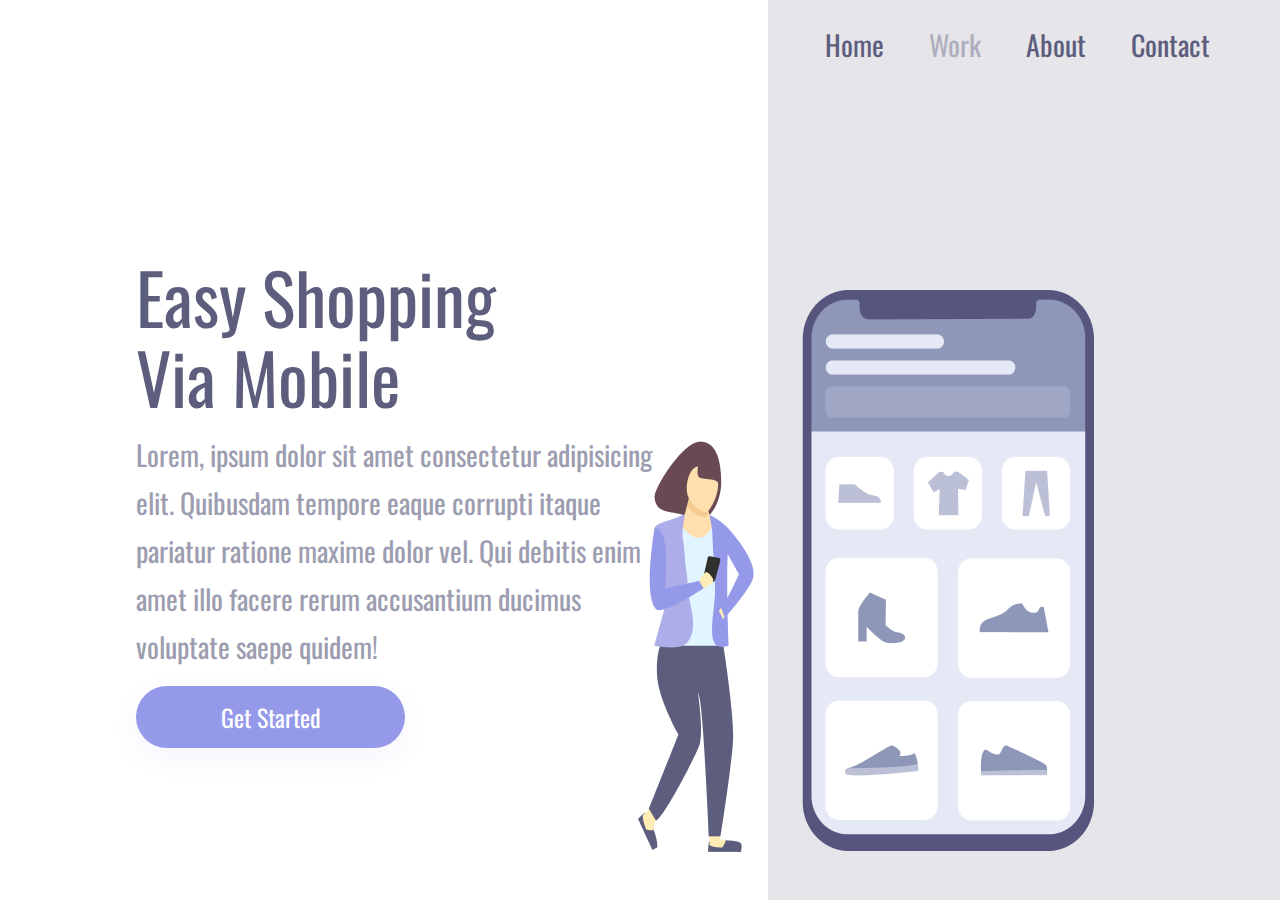
<file: index.html>
<!DOCTYPE html>
<html lang="en">
<head>
    <meta charset="UTF-8">
    <meta http-equiv="X-UA-Compatible" content="IE=edge">
    <meta name="viewport" content="width=device-width, initial-scale=1.0">
    <link rel="preconnect" href="https://fonts.googleapis.com">
    <link rel="preconnect" href="https://fonts.gstatic.com" crossorigin>
    <link href="https://fonts.googleapis.com/css2?family=Oswald&display=swap" rel="stylesheet">
    <link rel="stylesheet" href="./style.css">
    <title>Projeto CSS PT2</title>
</head>

<body>
    <div class="wrapper">
    <main class="container-left">
        <h1> Easy Shopping Via Mobile</h1>
        <p>Lorem, ipsum dolor sit amet consectetur adipisicing elit. Quibusdam tempore eaque corrupti itaque pariatur ratione maxime dolor vel. Qui debitis enim amet illo facere rerum accusantium ducimus voluptate saepe quidem!</p>
        <button>Get Started</button>
    </main>

    <section class="container-right">   
    <header>
        <a>Home</a>
        <a>Work</a>
        <a>About</a>
        <a>Contact</a>
    </header>

    <img src="./assets/Illustration-3-3.png" alt="desafio-logo">
    </section>
</div>   
</body>
</html>
</file>
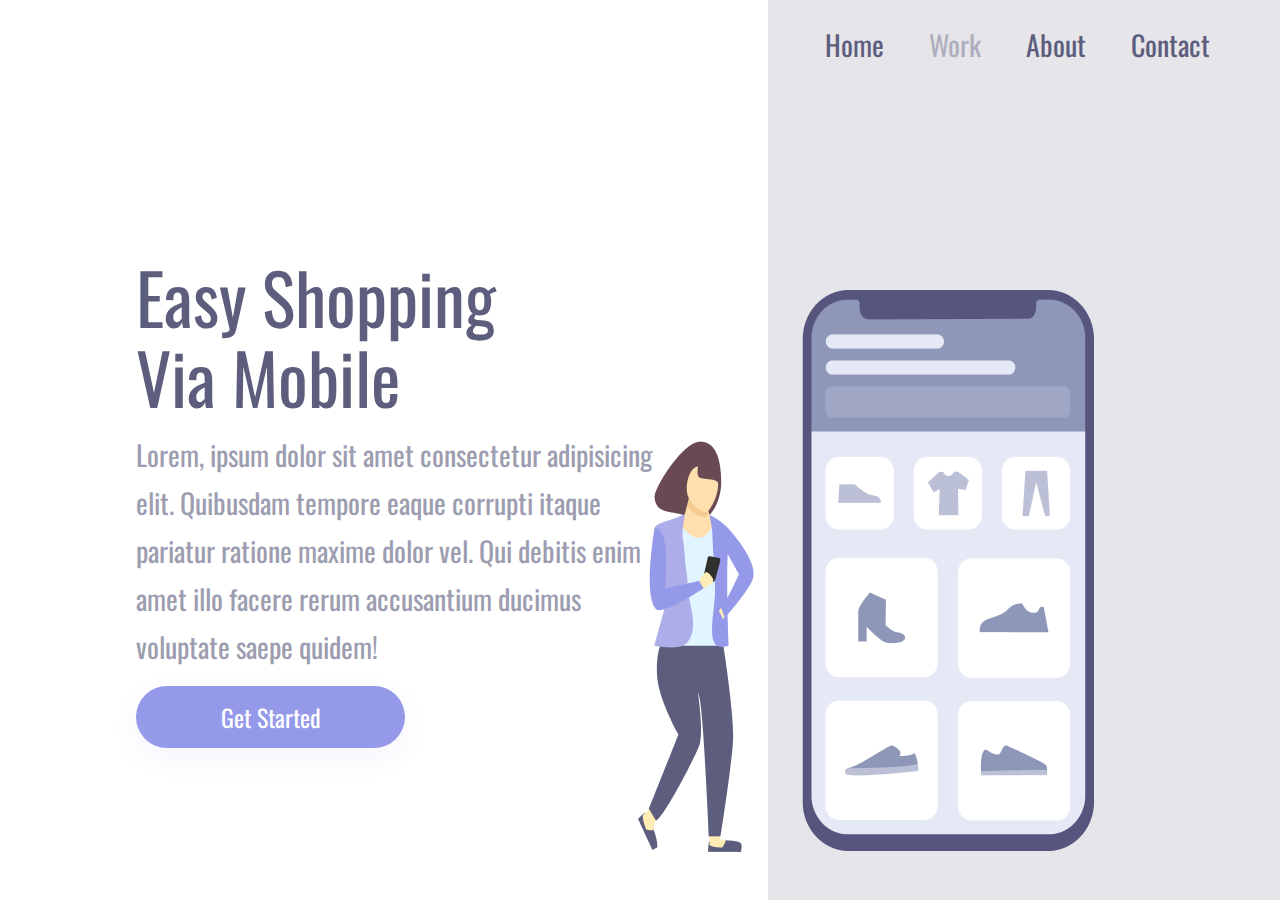
<file: Projeto-1.html>
<!DOCTYPE html>
<html lang="en">
<head>
    <meta charset="UTF-8">
    <meta http-equiv="X-UA-Compatible" content="IE=edge">
    <meta name="viewport" content="width=device-width, initial-scale=1.0">
    <link rel="preconnect" href="https://fonts.googleapis.com">
    <link rel="preconnect" href="https://fonts.gstatic.com" crossorigin>
    <link href="https://fonts.googleapis.com/css2?family=Oswald&display=swap" rel="stylesheet">
    <link rel="stylesheet" href="./Projeto-1.css">
    <title>Projeto CSS PT2</title>
</head>

<body>
    <div class="wrapper">
    <main class="container-left">
        <h1> Easy Shopping Via Mobile</h1>
        <p>Lorem, ipsum dolor sit amet consectetur adipisicing elit. Quibusdam tempore eaque corrupti itaque pariatur ratione maxime dolor vel. Qui debitis enim amet illo facere rerum accusantium ducimus voluptate saepe quidem!</p>
        <button>Get Started</button>
    </main>

    <section class="container-right">   
    <header>
        <a>Home</a>
        <a>Work</a>
        <a>About</a>
        <a>Contact</a>
    </header>

    <img src="./assets/Illustration-3-3.png" alt="desafio-logo">
    </section>
</div>   
</body>
</html>
</file>
<file: style.css>
* {
    margin: 0;
    padding: 0;
    box-sizing: border-box;
    font-family: 'Oswald', sans-serif;
    font-weight: 400;
    color: #5D5D7D;
}

.wrapper {
    height: 100vh;
    width: 100vw;
}

.container-left {
    width: 60%;
    display: inline-block;
    padding-left: 136px;
    margin-top: 20%;
}

.container-right {
    display: inline-block;
    background-color: rgba(93,93,125,0.16);
    height: 100vh;
    width: 40%;
    position: absolute;
}


button {
    width: 269px;
    height: 62px;
    background: #9499EA;
    box-shadow: 0px 10px 24px rgba(148, 153, 234, 0.0979959);
    border: none;
    border-radius: 40px;
    cursor: pointer;
    font-size: 24px;
    line-height: 36px;
    text-align: center;
    color: #FFFFFF;

}

button:hover {
    opacity: 0.8;
}

button:active {
    opacity: .6;

}

img {
    position: relative;
    top: 25%;
    right: 130px;
}

h1 {
    font-size: 70px;
    line-height: 80px;
    width: 368px;
}

p {
    font-size: 28px;
    line-height: 48px;
    opacity: 0.6;
    margin: 15px 0;
    width: 540px;
}

a {
    margin-right: 41px;
    font-size: 28px;
    line-height: 41px;
    cursor: pointer;
}

a:nth-child(2) {
    opacity: .4;
}

a:hover {
    opacity: .4;
}

a:active {
    opacity: .8;
}

header {
    margin: 24px 0 0 57px;
}

@media screen and (max-width: 900px) {
    .container-left {
        width: 100%;
        height: 50%;
        padding: 0;
        margin: 0;
    }

    .container-right {
        display: block;
        height: auto;
        width: 100%;
        position: static;
        padding: 40px;
    }

        img {
            position: static;
            max-width: 90%;

        }

            header {
                display: none;
            }

            h1 {
                font-size: 36px;
                line-height: 52px;
                width: auto;
                margin: 58px 50px 0 50px;
                text-align: center;
            }

            p {
                margin: 15px 40px;
                width: auto;
                text-align: center;
                font-size: 14px;
                line-height: 24px;
            }

            button {
                margin: auto;
                display: block;
            }

        }

        @media screen and (max-width: 330px) {
            .container-left {
                height: 70%;
            }
        }
</file>
<file: Projeto-1.css>
* {
    margin: 0;
    padding: 0;
    box-sizing: border-box;
    font-family: 'Oswald', sans-serif;
    font-weight: 400;
    color: #5D5D7D;
}

.wrapper {
    height: 100vh;
    width: 100vw;
}

.container-left {
    width: 60%;
    display: inline-block;
    padding-left: 136px;
    margin-top: 20%;
}

.container-right {
    display: inline-block;
    background-color: rgba(93,93,125,0.16);
    height: 100vh;
    width: 40%;
    position: absolute;
}


button {
    width: 269px;
    height: 62px;
    background: #9499EA;
    box-shadow: 0px 10px 24px rgba(148, 153, 234, 0.0979959);
    border: none;
    border-radius: 40px;
    cursor: pointer;
    font-size: 24px;
    line-height: 36px;
    text-align: center;
    color: #FFFFFF;

}

button:hover {
    opacity: 0.8;
}

button:active {
    opacity: .6;

}

img {
    position: relative;
    top: 25%;
    right: 130px;
}

h1 {
    font-size: 70px;
    line-height: 80px;
    width: 368px;
}

p {
    font-size: 28px;
    line-height: 48px;
    opacity: 0.6;
    margin: 15px 0;
    width: 540px;
}

a {
    margin-right: 41px;
    font-size: 28px;
    line-height: 41px;
    cursor: pointer;
}

a:nth-child(2) {
    opacity: .4;
}

a:hover {
    opacity: .4;
}

a:active {
    opacity: .8;
}

header {
    margin: 24px 0 0 57px;
}

@media screen and (max-width: 900px) {
    .container-left {
        width: 100%;
        height: 50%;
        padding: 0;
        margin: 0;
    }

    .container-right {
        display: block;
        height: auto;
        width: 100%;
        position: static;
        padding: 40px;
    }

        img {
            position: static;
            max-width: 90%;

        }

            header {
                display: none;
            }

            h1 {
                font-size: 36px;
                line-height: 52px;
                width: auto;
                margin: 58px 50px 0 50px;
                text-align: center;
            }

            p {
                margin: 15px 40px;
                width: auto;
                text-align: center;
                font-size: 14px;
                line-height: 24px;
            }

            button {
                margin: auto;
                display: block;
            }

        }

        @media screen and (max-width: 330px) {
            .container-left {
                height: 70%;
            }
        }
</file>
